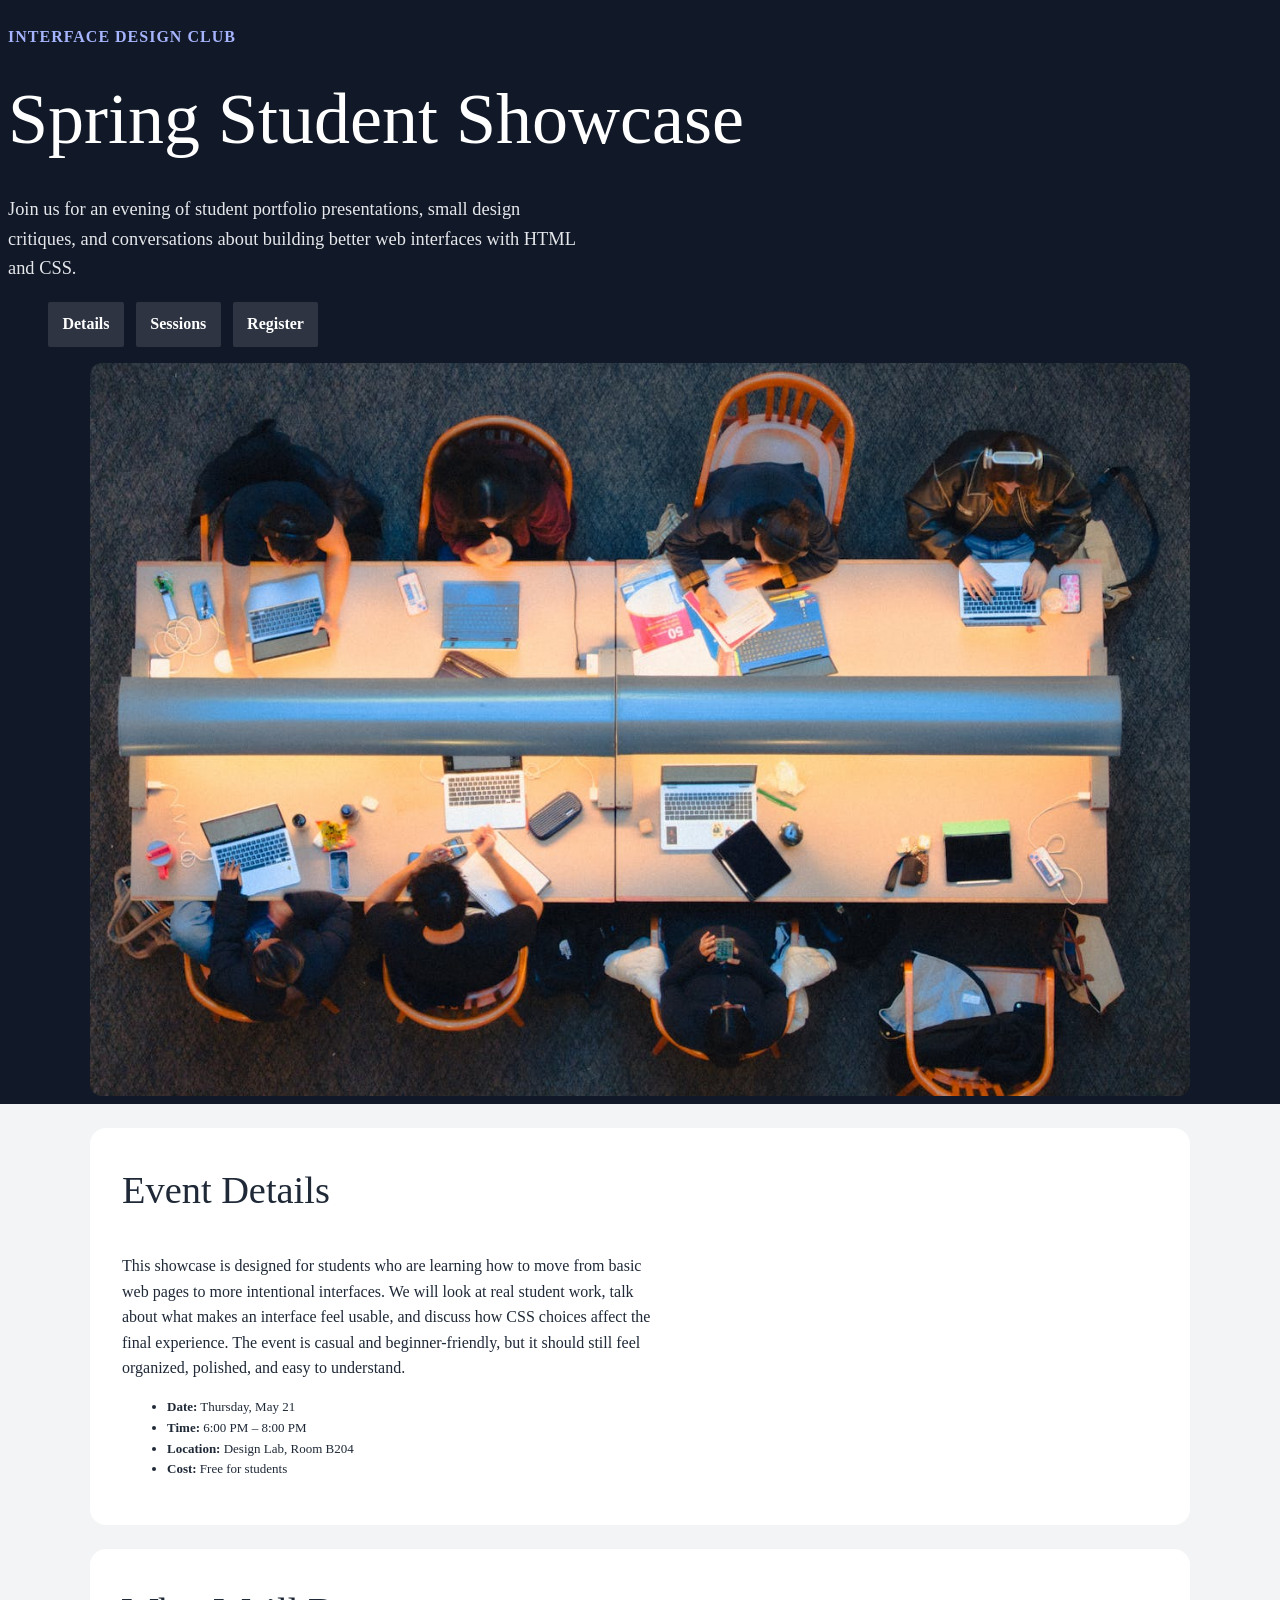
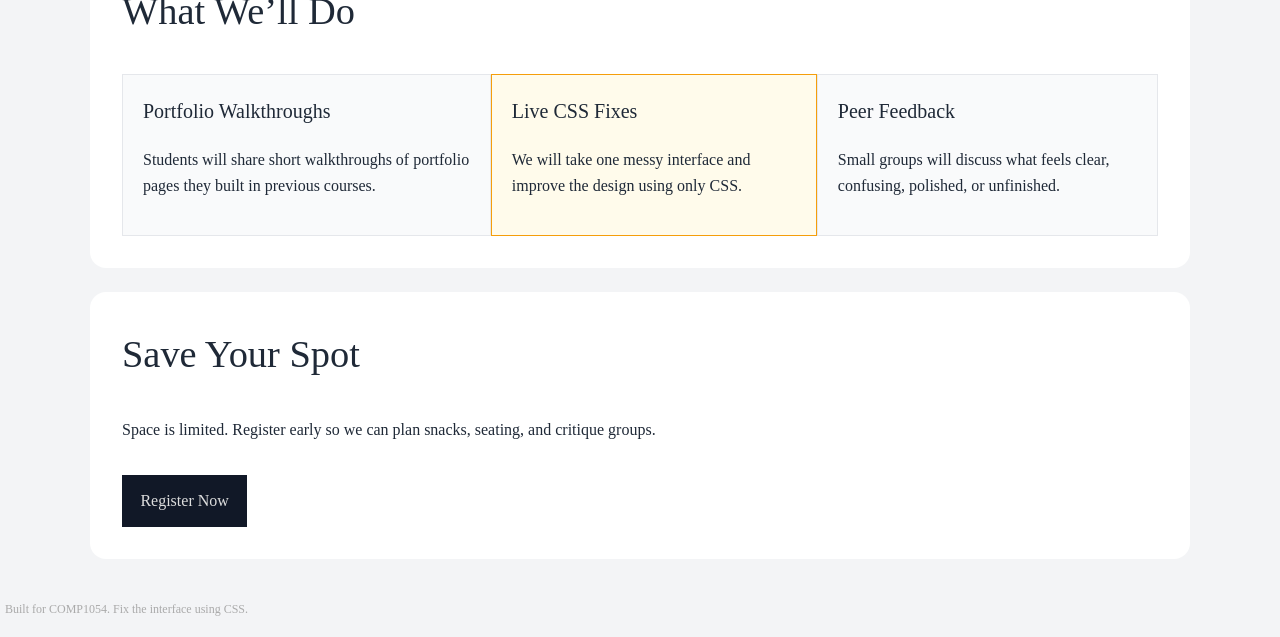
<file: week_one/index.html>
<!DOCTYPE html>
<html lang="en">
<head>
  <meta charset="UTF-8" />
  <meta name="viewport" content="width=device-width, initial-scale=1.0" />

  <title>Fix This Interface Activity</title>

  <!--
    COMP1054 - Fix This Interface Activity

    Your task:
    This interface is intentionally messy and has broken CSS.

    Goals:
    1. Debug the CSS so styles apply correctly.
    2. Improve readability.
    3. Improve hierarchy.
    4. Improve spacing.
    5. Improve contrast.
    6. Make the call-to-action obvious.
    7. Make the cards easier to scan.
    8. Improve the layout without rewriting all of the HTML.

    Try to use what you already know:
    - selectors
    - classes
    - colours
    - typography
    - spacing
    - borders
    - hover/focus states
    - Flexbox
  -->

  <link rel="stylesheet" href="styles.css" />
</head>

<body>
  <header class="site-header">
    <p class="label">Interface Design Club</p>
    <h1>Spring Student Showcase</h1>
    <p class="intro-text">
      Join us for an evening of student portfolio presentations, small design critiques,
      and conversations about building better web interfaces with HTML and CSS.
    </p>

    <nav class="main-nav" aria-label="Main navigation">
      <ul>
        <li><a href="#details">Details</a></li>
        <li><a href="#sessions">Sessions</a></li>
        <li><a href="#register">Register</a></li>
      </ul>
    </nav>
    <div class="hero-image">
      <img src="assets/pexels-hashcode-error-34632581.jpg" alt="students working on lap tops">
    </div>
  </header>

  <main>
    <section id="details" class="event-details">
      <h2>Event Details</h2>
      <p>
        This showcase is designed for students who are learning how to move from basic
        web pages to more intentional interfaces. We will look at real student work,
        talk about what makes an interface feel usable, and discuss how CSS choices
        affect the final experience. The event is casual and beginner-friendly, but it
        should still feel organized, polished, and easy to understand.
      </p>

      <ul class="details-list">
        <li><strong>Date:</strong> Thursday, May 21</li>
        <li><strong>Time:</strong> 6:00 PM – 8:00 PM</li>
        <li><strong>Location:</strong> Design Lab, Room B204</li>
        <li><strong>Cost:</strong> Free for students</li>
      </ul>
    </section>

    <section id="sessions">
      <h2>What We’ll Do</h2>
      <div class="sessions">
      <article class="session-card">
        <h3>Portfolio Walkthroughs</h3>
        <p>
          Students will share short walkthroughs of portfolio pages they built in previous courses.
        </p>
      </article>

      <article class="session-card featured">
        <h3>Live CSS Fixes</h3>
        <p>
          We will take one messy interface and improve the design using only CSS.
        </p>
      </article>

      <article class="session-card">
        <h3>Peer Feedback</h3>
        <p>
          Small groups will discuss what feels clear, confusing, polished, or unfinished.
        </p>
      </article>
    </div>
    </section>

    <section id="register" class="register-box">
      <h2>Save Your Spot</h2>
      <p>
        Space is limited. Register early so we can plan snacks, seating, and critique groups.
      </p>
      <a class="cta-button" href="#">Register Now</a>
    </section>
  </main>

  <footer class="site-footer">
    <p>Built for COMP1054. Fix the interface using CSS.</p>
  </footer>
</body>
</html>
</file>
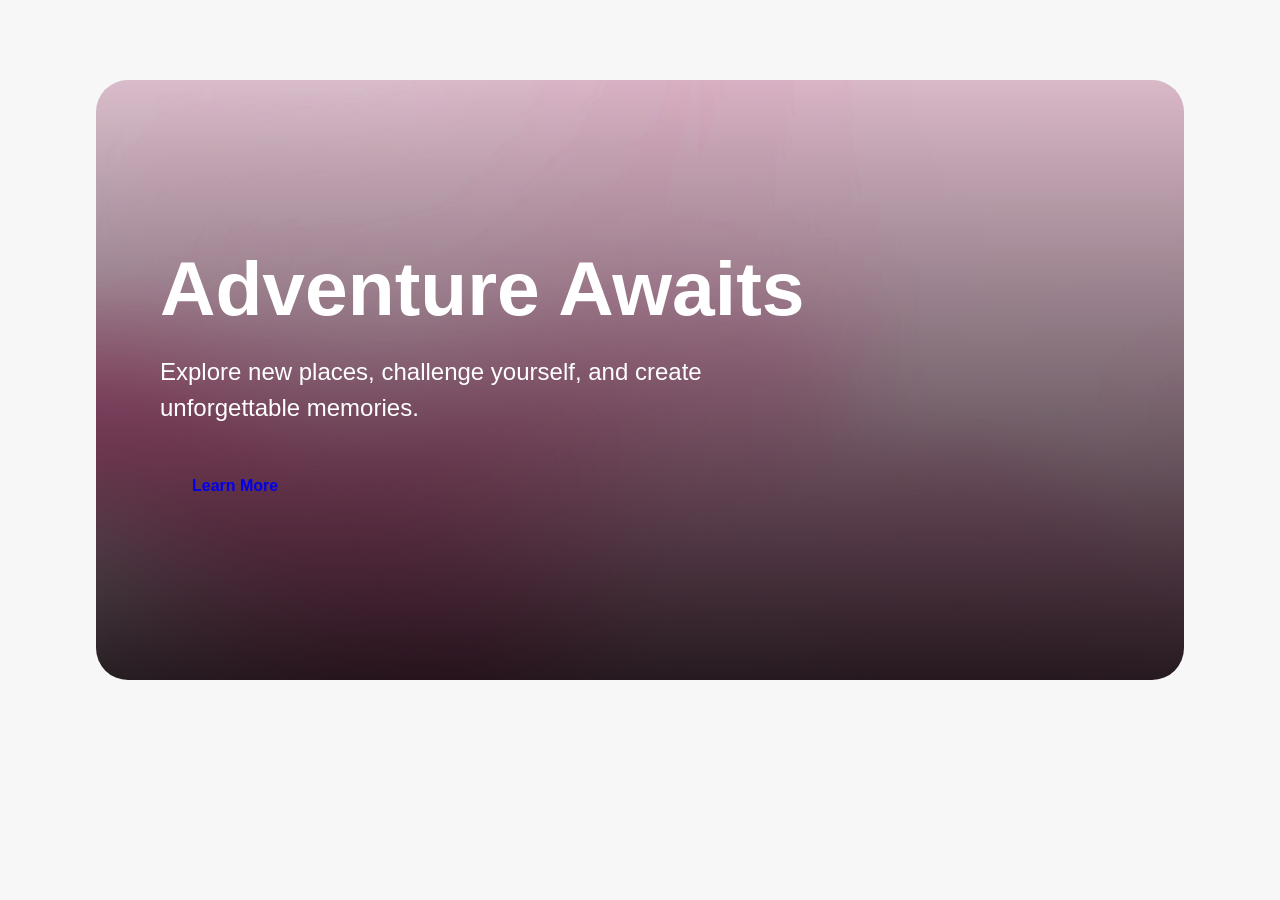
<file: week_two/index.html>
<!DOCTYPE html>
<html lang="en">
<head>
    <meta charset="UTF-8">
    <meta name="viewport" content="width=device-width, initial-scale=1.0">
    <link href="style.css" rel="stylesheet">
    <title>COMP1054 - Week Two</title>
</head>
<body>
    <section class="hero">

        <div class="hero-content">
            <h1>Adventure Awaits</h1>
    
            <p>
                Explore new places, challenge yourself,
                and create unforgettable memories.
            </p>
    
            <a href="#">Learn More</a>
        </div>
    
    </section>
</body>
</html>
</file>
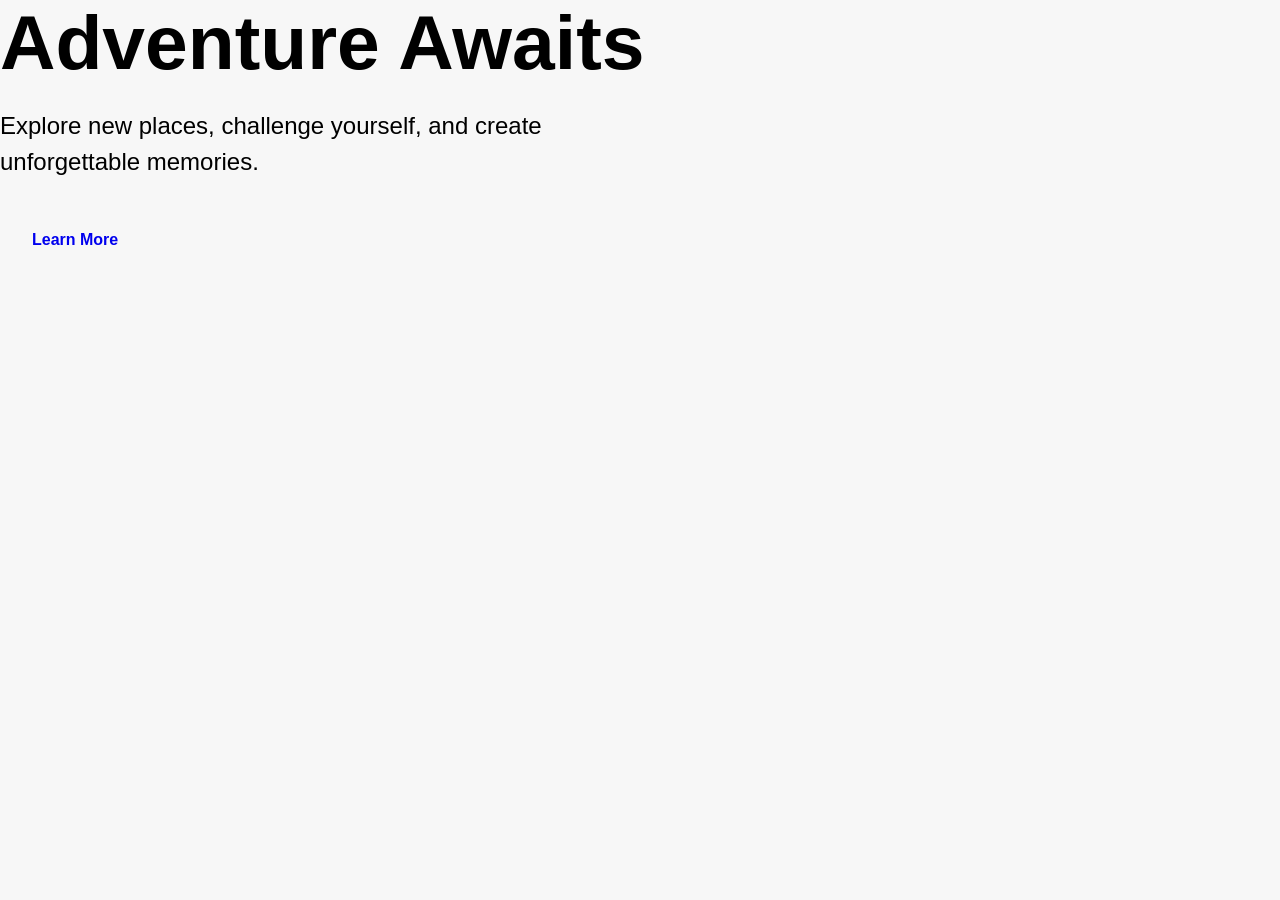
<file: week_two/demo/index.html>
<!DOCTYPE html>
<html lang="en">
<head>
    <meta charset="UTF-8">
    <meta name="viewport" content="width=device-width, initial-scale=1.0">
    <link href="styles.css" rel="stylesheet">
    <title>COMP1054 - Week Two</title>
</head>
<body>
    <section class="hero">

        <div class="hero-content">
            <h1>Adventure Awaits</h1>
    
            <p>
                Explore new places, challenge yourself,
                and create unforgettable memories.
            </p>
    
            <a href="#">Learn More</a>
        </div>
    
    </section>
</body>
</html>
</file>
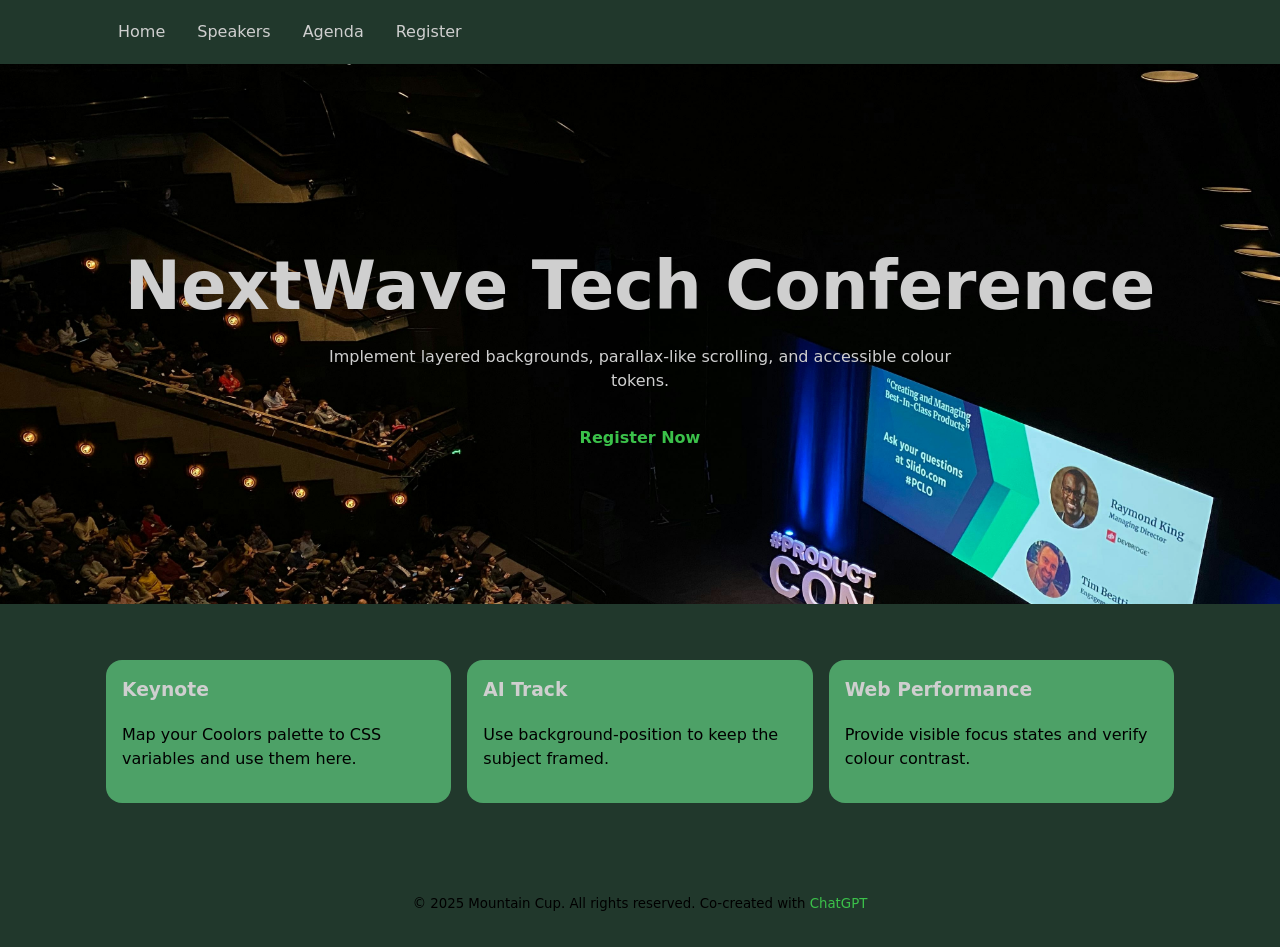
<file: week_two/lab-one/index.html>
<!DOCTYPE html>
<html lang="en">
<head>
  <meta charset="utf-8" />
  <meta name="viewport" content="width=device-width, initial-scale=1" />
  <title>NextWave Tech Conference — Starter (Student-Focused)</title>
  <meta name="description" content="Starter landing page for a tech conference theme." />
  <link href="styles.css" rel="stylesheet">
</head>
<body>
  <a class="skip-link" href="#main">Skip to main content</a>

  <header>
    <nav class="nav" aria-label="Primary">
      <a href="#" aria-current="page">Home</a>
      <a href="#">Speakers</a>
      <a href="#">Agenda</a>
      <a href="#">Register</a>
    </nav>
  </header>

  <main id="main">
    <section class="hero" aria-label="Hero">
      <div>
        <h1>NextWave Tech Conference</h1>
        <p>Implement layered backgrounds, parallax-like scrolling, and accessible colour tokens.</p>
        <a class="btn" href="#register">Register Now</a>
      </div>
    </section>

    <section class="speakers" aria-label="Featured Speakers">
      <article class="card">
        <h3>Keynote</h3>
        <p>Map your Coolors palette to CSS variables and use them here.</p>
      </article>
      <article class="card">
        <h3>AI Track</h3>
        <p>Use background-position to keep the subject framed.</p>
      </article>
      <article class="card">
        <h3>Web Performance</h3>
        <p>Provide visible focus states and verify colour contrast.</p>
      </article>
    </section>
  </main>

  <footer>
    <small>&copy; <span id="year">2025</span> Mountain Cup. All rights reserved. Co-created with <a href="https://chatgpt.com/">ChatGPT</a></small>
  </footer>
</body>
</html>
</file>
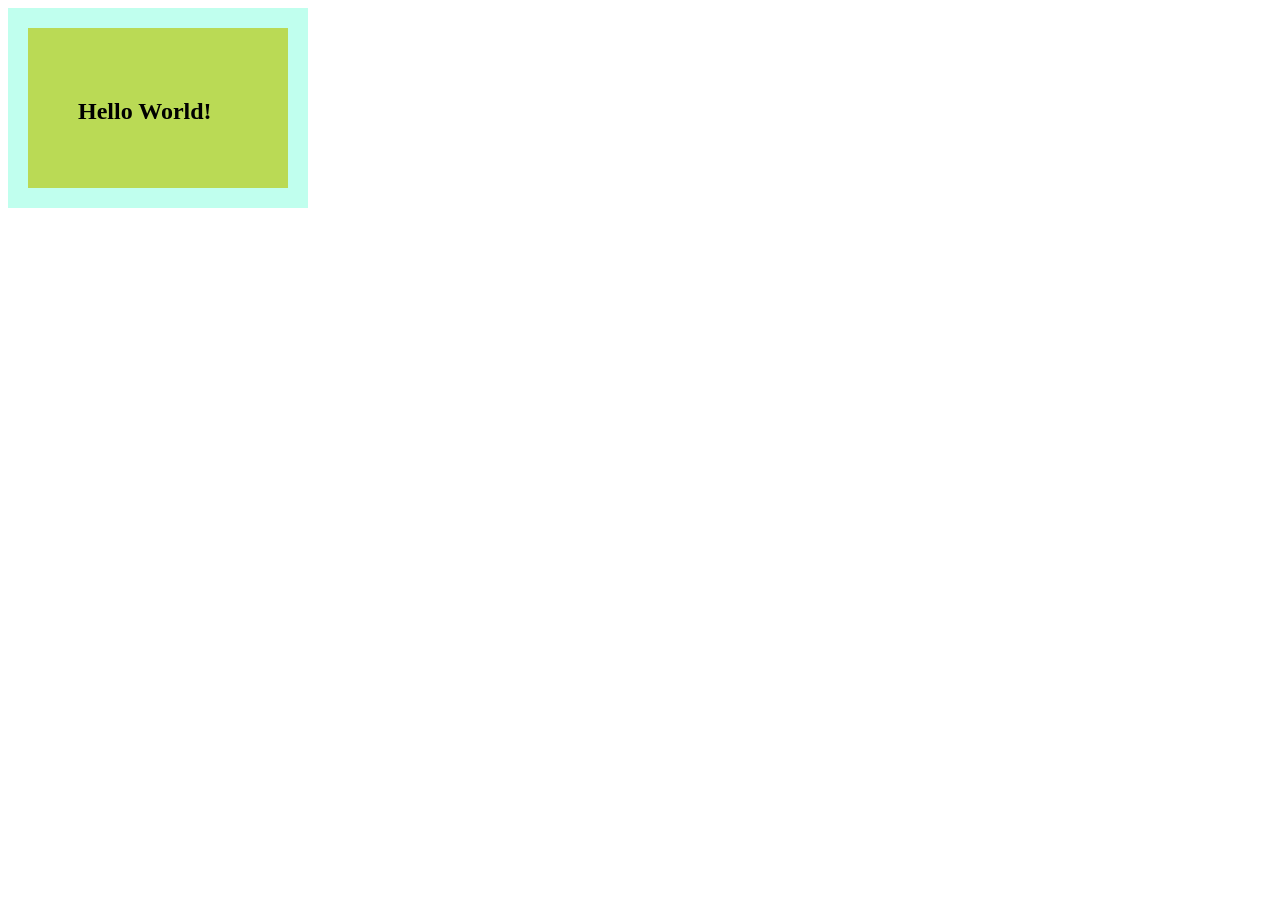
<file: week_one/demo.html>
<!DOCTYPE html>
<html lang="en">

<head>
    <meta charset="UTF-8">
    <meta name="viewport" content="width=device-width, initial-scale=1.0">
    <title>Document</title>
    <style>
        * {
            box-sizing: border-box; 
        }
        
        div {
            height: 200px; 
            width: 300px;
            padding: 50px; 
            border: 20px solid #C0FFEE; 
            background-color: #BADA55;
        }
    </style>
</head>

<body>
    <div>
        <h2> Hello World! </h2>
    </div>
</body>

</html>
</file>
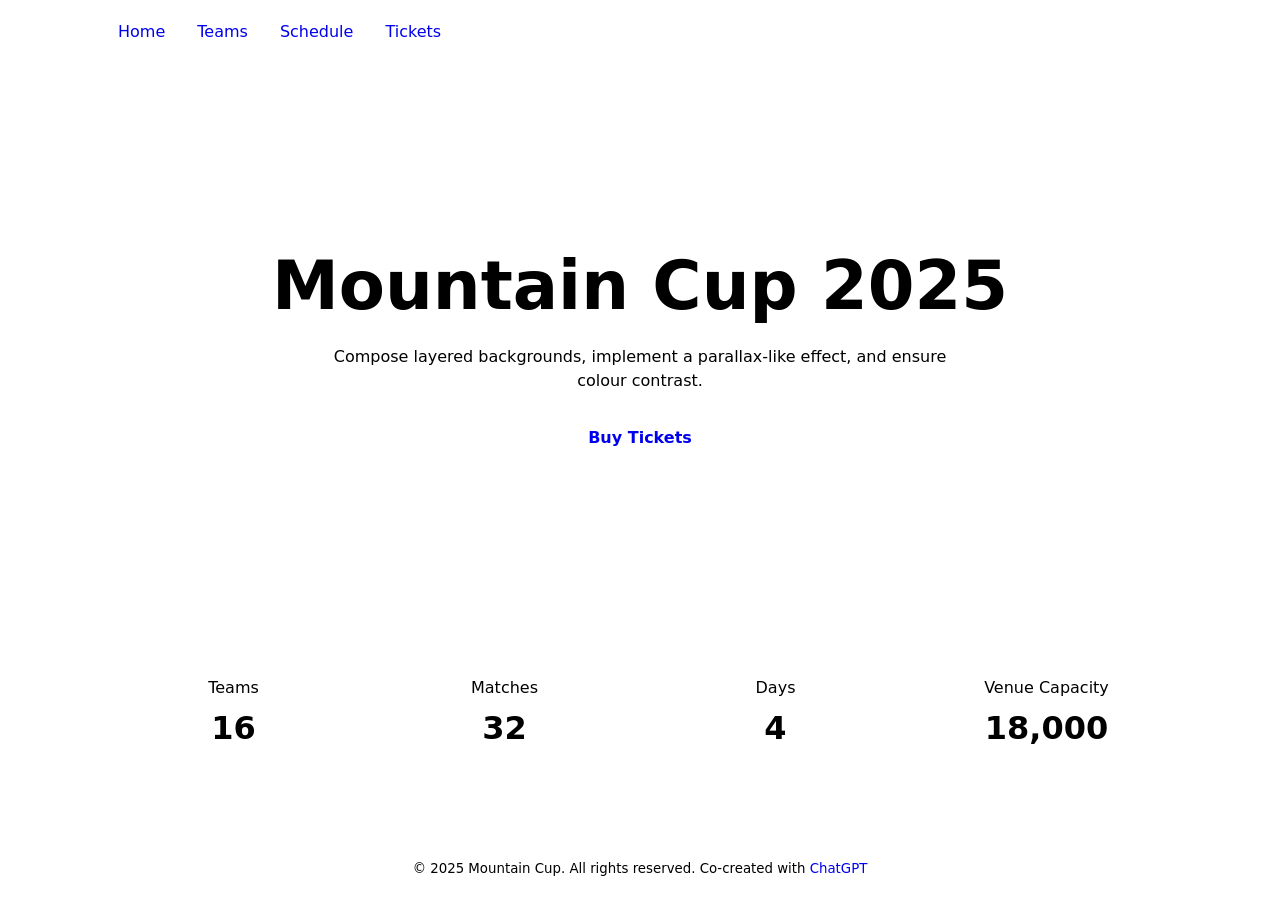
<file: labs/lab_one/option_one/landing-sports-event.html>
<!DOCTYPE html>
<html lang="en">

<head>
  <meta charset="utf-8" />
  <meta name="viewport" content="width=device-width, initial-scale=1" />
  <title>Mountain Cup — Starter (Student-Focused)</title>
  <meta name="description" content="Starter landing page for a sports event theme." />
  <link href="styles.css" rel="stylesheet">
</head>

<body>
  <a class="skip-link" href="#main">Skip to main content</a>

  <header>
    <nav class="nav" aria-label="Primary">
      <a href="#" aria-current="page">Home</a>
      <a href="#">Teams</a>
      <a href="#">Schedule</a>
      <a href="#">Tickets</a>
    </nav>
  </header>

  <main id="main">
    <section class="hero" aria-label="Hero">
      <div>
        <h1>Mountain Cup 2025</h1>
        <p>Compose layered backgrounds, implement a parallax-like effect, and ensure colour contrast.</p>
        <a class="btn" href="#tickets">Buy Tickets</a>
      </div>
    </section>

    <section class="stats" aria-label="Event Stats">
      <article class="stat">
        <p>Teams</p>
        <h3>16</h3>
      </article>
      <article class="stat">
        <p>Matches</p>
        <h3>32</h3>
      </article>
      <article class="stat">
        <p>Days</p>
        <h3>4</h3>
      </article>
      <article class="stat">
        <p>Venue Capacity</p>
        <h3>18,000</h3>
      </article>
    </section>
  </main>

  <footer>
    <small>&copy; <span id="year">2025</span> Mountain Cup. All rights reserved. Co-created with <a href="https://chatgpt.com/">ChatGPT</a></small>
  </footer>
</body>

</html>
</file>
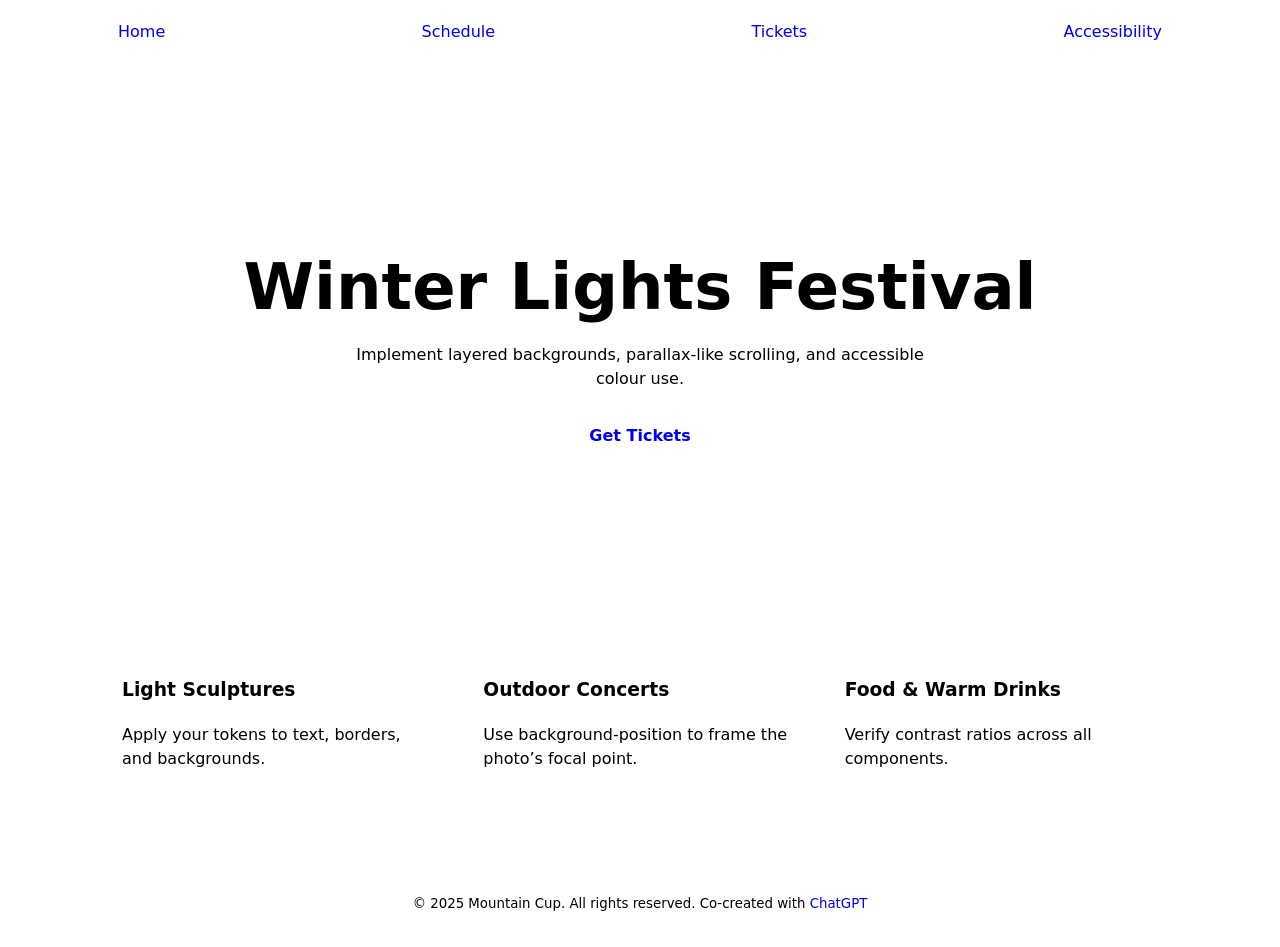
<file: labs/lab_one/option_three/landing-winter-festival.html>
<!DOCTYPE html>
<html lang="en">
<head>
  <meta charset="utf-8" />
  <meta name="viewport" content="width=device-width, initial-scale=1" />
  <title>Winter Lights Festival — Starter (Student-Focused)</title>
  <meta name="description" content="Starter landing page for a winter festival theme." />
  <link href="styles.css" rel="stylesheet">
</head>
<body>
  <a class="skip-link" href="#main">Skip to main content</a>

  <header>
    <nav class="nav" aria-label="Primary">
      <a href="#" aria-current="page">Home</a>
      <a href="#">Schedule</a>
      <a href="#">Tickets</a>
      <a href="#">Accessibility</a>
    </nav>
  </header>

  <main id="main">
    <section class="hero" aria-label="Hero">
      <div>
        <h1>Winter Lights Festival</h1>
        <p>Implement layered backgrounds, parallax-like scrolling, and accessible colour use.</p>
        <a class="btn" href="#tickets">Get Tickets</a>
      </div>
    </section>

    <section class="highlights" aria-label="Highlights">
      <article class="card">
        <h3>Light Sculptures</h3>
        <p>Apply your tokens to text, borders, and backgrounds.</p>
      </article>
      <article class="card">
        <h3>Outdoor Concerts</h3>
        <p>Use background-position to frame the photo’s focal point.</p>
      </article>
      <article class="card">
        <h3>Food &amp; Warm Drinks</h3>
        <p>Verify contrast ratios across all components.</p>
      </article>
    </section>
  </main>

  <footer>
    <small>&copy; <span id="year">2025</span> Mountain Cup. All rights reserved. Co-created with <a href="https://chatgpt.com/">ChatGPT</a></small>
</body>
</html>
</file>
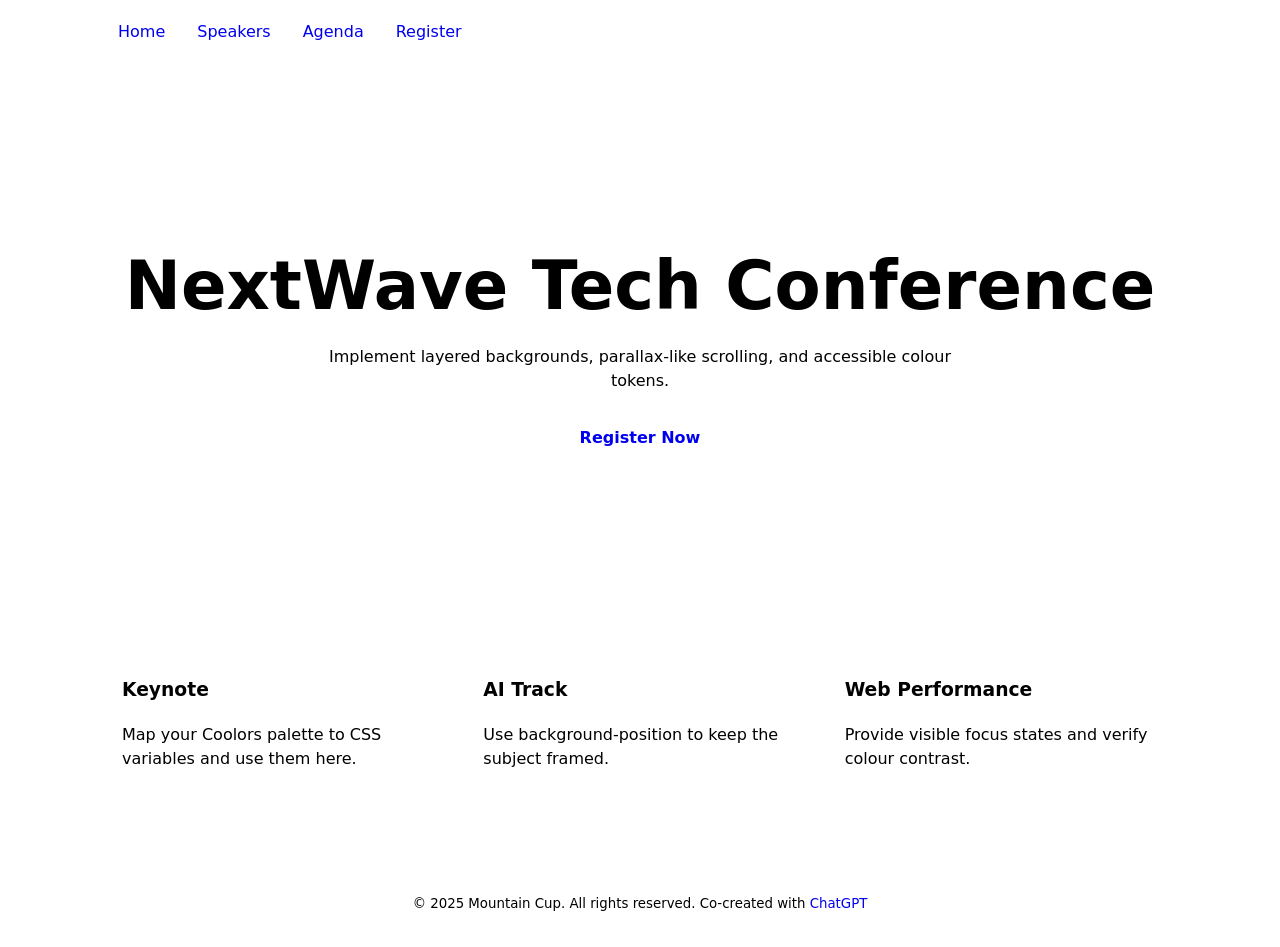
<file: labs/lab_one/option_two/landing-tech-conference.html>
<!DOCTYPE html>
<html lang="en">
<head>
  <meta charset="utf-8" />
  <meta name="viewport" content="width=device-width, initial-scale=1" />
  <title>NextWave Tech Conference — Starter (Student-Focused)</title>
  <meta name="description" content="Starter landing page for a tech conference theme." />
  <link href="styles.css" rel="stylesheet">
</head>
<body>
  <a class="skip-link" href="#main">Skip to main content</a>

  <header>
    <nav class="nav" aria-label="Primary">
      <a href="#" aria-current="page">Home</a>
      <a href="#">Speakers</a>
      <a href="#">Agenda</a>
      <a href="#">Register</a>
    </nav>
  </header>

  <main id="main">
    <section class="hero" aria-label="Hero">
      <div>
        <h1>NextWave Tech Conference</h1>
        <p>Implement layered backgrounds, parallax-like scrolling, and accessible colour tokens.</p>
        <a class="btn" href="#register">Register Now</a>
      </div>
    </section>

    <section class="speakers" aria-label="Featured Speakers">
      <article class="card">
        <h3>Keynote</h3>
        <p>Map your Coolors palette to CSS variables and use them here.</p>
      </article>
      <article class="card">
        <h3>AI Track</h3>
        <p>Use background-position to keep the subject framed.</p>
      </article>
      <article class="card">
        <h3>Web Performance</h3>
        <p>Provide visible focus states and verify colour contrast.</p>
      </article>
    </section>
  </main>

  <footer>
    <small>&copy; <span id="year">2025</span> Mountain Cup. All rights reserved. Co-created with <a href="https://chatgpt.com/">ChatGPT</a></small>
  </footer>
</body>
</html>
</file>
<file: week_one/styles.css>
/*
  COMP1054 - Fix This Interface Activity

  This CSS file has two types of problems:

  1. Broken CSS:
     Some selectors, properties, or values are written incorrectly.

  2. Interface design problems:
     Some styles technically work, but they create a poor user experience.

  Your job:
  - Fix the broken CSS.
  - Improve the interface design.
  - Add comments explaining at least 3 changes you made.
*/

/* change box-sizing: border-box */ 

* {
  box-sizing: border-box; 
}

body {
  margin: 0;
  font-family: "Times New Roman", serif;
  line-height: 1.6; 
  color: #1f2937; 
  background-color: #f3f4f6; 
}

.site-header {
  background-color:#111827; 
  color: #fff; 
  padding: 8px;
}

/* constrain paragraph length */ 

p {
  max-width: 68ch; 
}

.label {
  color: #a5b4fc; 
  text-transform: uppercase;
  letter-spacing: 1px;
  font-size: 1rem; 
  font-weight: 700; 
  margin-bottom: 0.75rem; 
}

h1, 
h2, 
h3 {
  margin-top: 0; 
}


h1 {
  font-size: clamp(2.5rem, 7vw, 4.5rem); 
  font-weight: normal;
  margin: 0;
}

h2 {
  font-size: clamp(1.6rem, 4vw, 2.4rem); 
  font-weight: normal;
}

h3 {
  font-size: 1.25rem;
  font-weight: normal;
}

.intro-text {
  font-size: 1.15rem; 
  max-width: 62ch; 
  color: #e5e7eb; 
}

.main-nav ul {
  display: flex;
  flex-wrap: wrap; 
  gap: 0.75rem; 
  list-style:none; 
}

.main-nav a {
  display:inline-block; 
  color: #fff;
  text-decoration: none;
  font-weight: 700; 
  padding: 0.6rem 0.9rem; 
  background-color: rgba(255, 255, 255, 0.12);
  border-radius: 2px; 
}

.main-nav a:hover {
  color: #a5b4fc; 
}

.hero-image img {
  width:100%; 
  height: auto; 
  display: block; 
  border-radius: 0.75rem; 
}

.hero-image {
  max-width: 1100px;
  margin-right: auto; 
  margin-left: auto; 
}

section {
  width: min(1100px, calc(100% - 2rem)); 
  margin: 1.5rem auto; 
  padding: 2rem; 
  background-color: #fff; 
  border-radius: 1rem; 
}

.event-details p {
  width: 100%;
}

.details-list {
  padding-left: 45px;
  font-size: 13px;
}

.sessions {
  display: flex; 
}

.session-card {
  background: #f9fafb;
  padding: 1.25rem; 
  border: 1px solid #e5e7eb; 
}

.featured {
  background-color: #fffbeb; 
  border-color: #f59e0b; 
}

.cta-button {
  display: inline-block; 
  margin-top: 1rem; 
  background-color: #111827; 
  color: #ddd;
  padding: 0.85rem 1.15rem; 
  text-decoration: none; 
}

.site-footer {
  font-size: 12px;
  color: #aaa;
  padding: 5px;
}
</file>
<file: week_two/style.css>
/* ===============================
   BASIC NORMALIZATION
================================ */

* {
  box-sizing: border-box;
}

body {
  margin: 0;
  font-family: Arial, sans-serif;
  line-height: 1.5;

  background-color: #f7f7f7;
}

/* ===============================
   DEMO CARD
================================ */

.hero {
  width: 85%;
  max-width: 1200px;
  min-height: 600px;
  margin: 5rem auto;
  padding: 4rem;
  border-radius: 2rem;
  display: flex;
  align-items: center;
  color: #fff;
background-image: linear-gradient(to bottom, rgba(0,0,0,0.15), rgba(0,0,0,0.85)),url(assets/bg.jpg);
  background-size: cover;
  background-position: fixed;
}

/* ===============================
   CONTENT
================================ */

.hero-content {
  max-width: 650px;
}

h1 {
  font-size: clamp(3rem, 6vw, 5rem);
  line-height: 1.1;
  margin: 0 0 1rem;
}

p {
  max-width: 600px;
  font-size: 1.5rem;
  margin-bottom: 2rem;
}

a {
  display: inline-block;
  padding: 1rem 2rem;

  border-radius: 10px;

  font-weight: bold;
  text-decoration: none;
}
</file>
<file: week_two/demo/styles.css>
/* ===============================
   BASIC NORMALIZATION
================================ */

* {
    box-sizing: border-box;
}

body {
    margin: 0;
    font-family: Arial, sans-serif;
    line-height: 1.5;

    background-color: #f7f7f7;
}

/* ===============================
   DEMO CARD
================================ */

.hero {
}

/* ===============================
   CONTENT
================================ */

.hero-content {
    max-width: 650px;
}

h1 {
    font-size: clamp(3rem, 6vw, 5rem);
    line-height: 1.1;
    margin: 0 0 1rem;
}

p {
    max-width: 600px;
    font-size: 1.5rem;
    margin-bottom: 2rem;
}

a {
    display: inline-block;
    padding: 1rem 2rem;

    border-radius: 10px;

    font-weight: bold;
    text-decoration: none;
}
</file>
<file: week_two/lab-one/styles.css>
/* =============================================================
       STUDENT TASKS
       1.) Pick a Coolors palette and define: --base, --text, --secondary, --primary, --accent using CSS variables 
       2.) Implement background image in .hero and add parallax-like effect
       3.) Apply colours using CSS variables & var( )
       4.) Ensure WCAG AA contrast
    ============================================================= */


*,
*::before,
*::after {
    box-sizing: border-box;
}

:root {
   --base:rgb(77, 80, 87);
   --text:rgb(207, 207, 207);
   --secondary:rgb(77, 161, 103);
  --primary: rgb(59, 193, 74);
  --accent: rgb(33, 56, 44);
  
}



html,
body {
    margin: 0;
    padding: 0;
}

body {
    font-family: ui-sans-serif, system-ui, -apple-system, Segoe UI, Roboto, Helvetica, Arial;
    line-height: 1.5;
    background-color: var(--accent);
}

a {
    text-decoration: none;
    color: var(--primary);
}

a:focus-visible,
button:focus-visible {
    outline-offset: 3px;
}

img {
    max-width: 100%;
    height: auto;
}

.skip-link {
    position: absolute;
    left: -999px;
    top: auto;
    width: 1px;
    height: 1px;
    overflow: hidden;
}

.skip-link:focus {
    position: static;
    width: auto;
    height: auto;
    padding: .5rem;
    background: #000;
    color: #fff;
}

header {
    position: sticky;
    top: 0;
    z-index: 10;
}

.nav {
    max-width: 1100px;
    margin: 0 auto;
    display: flex;
    align-items: center;
    gap: .5rem;
    padding: .75rem 1rem;
}

.nav a {
    padding: .5rem .75rem;
    border-radius: .5rem;
    color: var(--text);
}

.hero {
    min-height: 60vh;
    display: grid;
    place-items: center;
    text-align: center;
    padding: 6rem 1rem 4rem;
    background-image: url(bg.jpg);
    background-size: cover;
     background-position: bottom;
    background-attachment: fixed;
}

.hero h1 {
    font-size: clamp(2.25rem, 4vw + 1rem, 4.25rem);
    margin: 0 0 .5rem;
    color: var(--text);
}

.hero p {
    max-width: 62ch;
    margin: 0 auto 1.25rem;
    color: var(--text);
}

.btn {
    display: inline-block;
    padding: .85rem 1.15rem;
    border-radius: .75rem;
    font-weight: 600;
}

.speakers {
    max-width: 1100px;
    margin: 2.5rem auto;
    padding: 1rem;
    display: grid;
    gap: 1rem;
    grid-template-columns: repeat(auto-fit, minmax(240px, 1fr));
}

.card {
    padding: 1rem;
    border-radius: 1rem;
    background-color: var(--secondary);
}

.card h3 {
    margin-top: 0;
    color: var(--text);
}


footer {
    padding: 2rem 1rem;
    text-align: center;
}
</file>
<file: labs/lab_one/option_one/styles.css>
/* =============================================================
      TASKS
       1.) Pick a Coolors palette and define: --base, --text, --secondary, --primary, --accent using CSS variables 
       2.) Implement background image in .hero and add parallax-like effect
       3.) Apply colours using CSS variables & var( )
       4.) Ensure WCAG AA contrast
    ============================================================= */

    *,
    *::before,
    *::after {
      box-sizing: border-box;
    }

    html,
    body {
      margin: 0;
      padding: 0;
    }

    body {
      font-family: system-ui, -apple-system, Segoe UI, Roboto, Helvetica, Arial;
      line-height: 1.5;
    }

    a {
      text-decoration: none;
    }

   
    img {
      max-width: 100%;
      height: auto;
    }

    .skip-link {
      position: absolute;
      left: -999px;
      top: auto;
      width: 1px;
      height: 1px;
      overflow: hidden;
    }

    .skip-link:focus {
      position: static;
      width: auto;
      height: auto;
      padding: .5rem;
      background: #000;
      color: #fff;
    }

    header {
      position: sticky;
      top: 0;
      z-index: 10;
    }

    .nav {
      max-width: 1100px;
      margin: 0 auto;
      display: flex;
      align-items: center;
      gap: .5rem;
      padding: .75rem 1rem;
    }

    .nav a {
      padding: .5rem .75rem;
      border-radius: .5rem;
    }

    .hero {
      min-height: 60vh;
      display: grid;
      place-items: center;
      text-align: center;
      padding: 6rem 1rem 4rem;

    }

    .hero h1 {
      font-size: clamp(2.25rem, 4vw + 1rem, 4.25rem);
      margin: 0 0 .5rem;
    }

    .hero p {
      max-width: 62ch;
      margin: 0 auto 1.25rem;
    }

    .btn {
      display: inline-block;
      padding: .85rem 1.15rem;
      border-radius: .75rem;
      font-weight: 700;
    }

    .stats {
      max-width: 1100px;
      margin: 2.5rem auto;
      padding: 1rem;
      display: grid;
      gap: 1rem;
      grid-template-columns: repeat(auto-fit, minmax(220px, 1fr));
    }

    .stat {
      padding: 1rem;
      border-radius: 1rem;
      text-align: center;
    }

    .stat h3 {
      margin: .25rem 0 0;
      font-size: 2rem;
    }

    .stat p {
      margin: 0;
    }

    footer {
      padding: 2rem 1rem;
      text-align: center;

    }
</file>
<file: labs/lab_one/option_three/styles.css>
/* =============================================================
       STUDENT TASKS
       1.) Pick a Coolors palette and define: --base, --text, --secondary, --primary, --accent using CSS variables 
       2.) Implement background image in .hero and add parallax-like effect
       3.) Apply colours using CSS variables & var( )
       4.) Ensure WCAG AA contrast
    ============================================================= */


 /* Base reset */
 *,
 *::before,
 *::after {
     box-sizing: border-box;
 }

 html,
 body {
     margin: 0;
     padding: 0;
 }

 body {
     font-family: system-ui, -apple-system, Segoe UI, Roboto, Helvetica, Arial, "Apple Color Emoji", "Segoe UI Emoji";
     line-height: 1.5;
 }

 /* Accessibility base */
 a {
     text-decoration: none;
 }

 a:focus-visible,
 button:focus-visible {
     outline-offset: 2px;
 }

 img {
     max-width: 100%;
     height: auto;
 }

 .skip-link {
     position: absolute;
     left: -999px;
     top: auto;
     width: 1px;
     height: 1px;
     overflow: hidden;
 }

 .skip-link:focus {
     position: static;
     width: auto;
     height: auto;
     padding: .5rem;
     background: #000;
     color: #fff;
 }

 /* Base layout only */
 header {
     position: sticky;
     top: 0;
     z-index: 10;
 }

 .nav {
     max-width: 1100px;
     margin: 0 auto;
     display: flex;
     align-items: center;
     justify-content: space-between;
     padding: .75rem 1rem;
 }

 .nav a {
     padding: .5rem .75rem;
     border-radius: .5rem;
 }

 .hero {
     min-height: 60vh;
     display: grid;
     place-items: center;
     text-align: center;
     padding: 6rem 1rem 4rem;
 }

 .hero h1 {
     font-size: clamp(2rem, 4vw + 1rem, 4rem);
     margin: 0 0 .5rem;
 }

 .hero p {
     max-width: 60ch;
     margin: 0 auto 1.25rem;
 }

 .btn {
     display: inline-block;
     padding: .8rem 1.1rem;
     border-radius: .75rem;
     font-weight: 600;
 }

 .highlights {
     max-width: 1100px;
     margin: 2.5rem auto;
     padding: 1rem;
     display: grid;
     gap: 1rem;
     grid-template-columns: repeat(auto-fit, minmax(240px, 1fr));
 }

 .card {
     padding: 1rem;
     border-radius: 1rem;
 }

 .card h3 {
     margin-top: 0;
 }

 footer {
     padding: 2rem 1rem;
     text-align: center;
 }
</file>
<file: labs/lab_one/option_two/styles.css>
/* =============================================================
       STUDENT TASKS
       1.) Pick a Coolors palette and define: --base, --text, --secondary, --primary, --accent using CSS variables 
       2.) Implement background image in .hero and add parallax-like effect
       3.) Apply colours using CSS variables & var( )
       4.) Ensure WCAG AA contrast
    ============================================================= */


*,
*::before,
*::after {
    box-sizing: border-box;
}

html,
body {
    margin: 0;
    padding: 0;
}

body {
    font-family: ui-sans-serif, system-ui, -apple-system, Segoe UI, Roboto, Helvetica, Arial;
    line-height: 1.5;
}

a {
    text-decoration: none;
}

a:focus-visible,
button:focus-visible {
    outline-offset: 3px;
}

img {
    max-width: 100%;
    height: auto;
}

.skip-link {
    position: absolute;
    left: -999px;
    top: auto;
    width: 1px;
    height: 1px;
    overflow: hidden;
}

.skip-link:focus {
    position: static;
    width: auto;
    height: auto;
    padding: .5rem;
    background: #000;
    color: #fff;
}

header {
    position: sticky;
    top: 0;
    z-index: 10;
}

.nav {
    max-width: 1100px;
    margin: 0 auto;
    display: flex;
    align-items: center;
    gap: .5rem;
    padding: .75rem 1rem;
}

.nav a {
    padding: .5rem .75rem;
    border-radius: .5rem;
}

.hero {
    min-height: 60vh;
    display: grid;
    place-items: center;
    text-align: center;
    padding: 6rem 1rem 4rem;
}

.hero h1 {
    font-size: clamp(2.25rem, 4vw + 1rem, 4.25rem);
    margin: 0 0 .5rem;
}

.hero p {
    max-width: 62ch;
    margin: 0 auto 1.25rem;
}

.btn {
    display: inline-block;
    padding: .85rem 1.15rem;
    border-radius: .75rem;
    font-weight: 600;
}

.speakers {
    max-width: 1100px;
    margin: 2.5rem auto;
    padding: 1rem;
    display: grid;
    gap: 1rem;
    grid-template-columns: repeat(auto-fit, minmax(240px, 1fr));
}

.card {
    padding: 1rem;
    border-radius: 1rem;
}

.card h3 {
    margin-top: 0;
}

footer {
    padding: 2rem 1rem;
    text-align: center;
}
</file>
